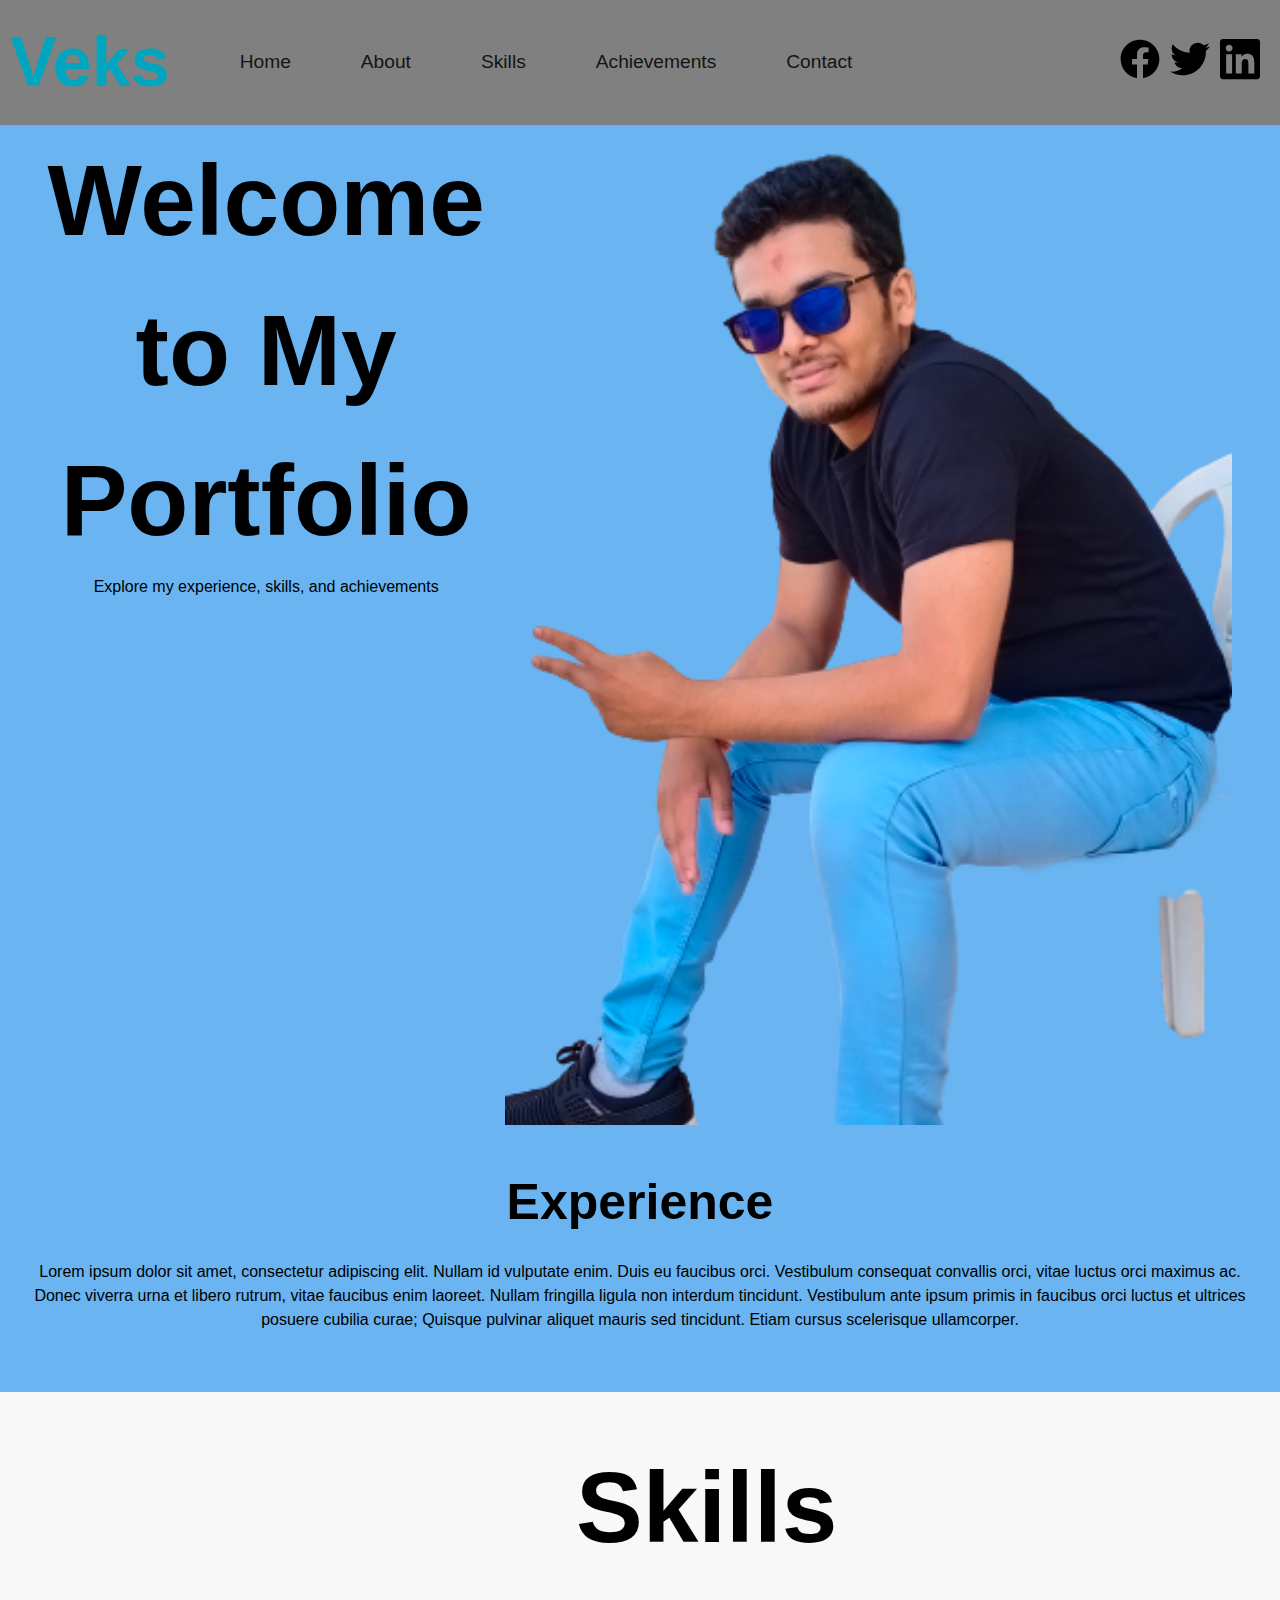
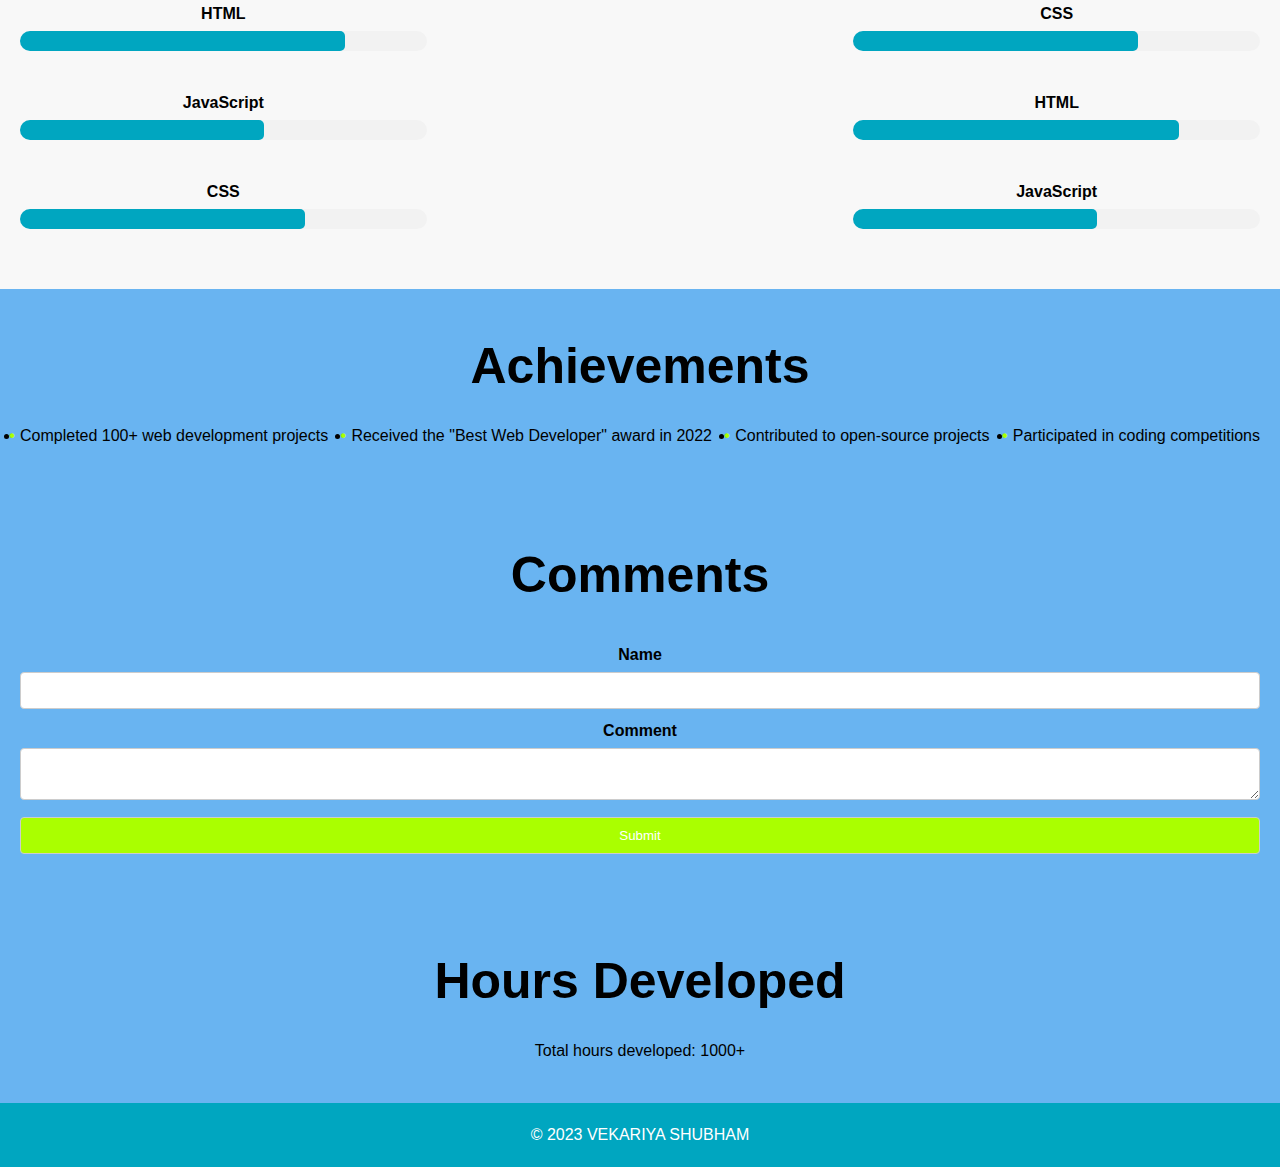
<file: index.html>
<!DOCTYPE html>
<html lang="en">
<head>
  <meta charset="UTF-8">
  <meta name="viewport" content="width=device-width, initial-scale=1.0">
  <title>Personal Portfolio</title>
  <link rel="stylesheet" type="text/css"href="styles.css">
  <script src="/script.js" defer></script>
</head>
<body>
  <header>
    <div class="logo">
      <span class="logo">Veks</span>
    </div>
    <nav>
      <ul class="nav-links">
        <li><a href="index.html">Home</a></li>
        <li><a href="ABOUT.HTML">About</a></li>
        <li><a href="skills.html">Skills</a></li>
        <li><a href="achievements.html">Achievements</a></li>
        <li><a href="contact.html">Contact</a></li>
      </ul>
    </nav>
    <div class="social-media">
      <a href="#"><img src="facebook.svg" alt="Facebook"></a>
      <a href="#"><img src="twitter.svg" alt="Twitter"></a>
      <a href="#"><img src="linkedin.svg" alt="LinkedIn"></a>
    </div>
  </header>

  <section id="home" class="home-section">
    <div class="container">
      <div class="header">
        <div class="content">
          <h1 class="welcome-text">Welcome to My Portfolio</h1>
          <p>Explore my experience, skills, and achievements</p>
        </div>
        <div class="background-image"></div>
      </div>
    </div>
  </section>
  

  <section id="experience" class="experience-section">
    <div class="container">
      <h2>Experience</h2>
      <p>Lorem ipsum dolor sit amet, consectetur adipiscing elit. Nullam id vulputate enim. Duis eu faucibus orci.
        Vestibulum consequat convallis orci, vitae luctus orci maximus ac. Donec viverra urna et libero rutrum, vitae
        faucibus enim laoreet. Nullam fringilla ligula non interdum tincidunt. Vestibulum ante ipsum primis in faucibus
        orci luctus et ultrices posuere cubilia curae; Quisque pulvinar aliquet mauris sed tincidunt. Etiam cursus
        scelerisque ullamcorper.</p>
    </div>
  </section>
  
<section class="sk">
  <div class="skills-main">
    <h1>Skills</h1>
  </div>

  <div class="skills">
    <div class="skill">
      <div class="skill-name">HTML</div>
      <div class="progress-bar">
        <div class="progress progress-html" style="width: 80%;"></div>
      </div>
    </div>
    <div class="skill">
      <div class="skill-name">CSS</div>
      <div class="progress-bar">
        <div class="progress progress-css" style="width: 70%;"></div>
      </div>
    </div>
    <div class="skill">
      <div class="skill-name">JavaScript</div>
      <div class="progress-bar">
        <div class="progress progress-js" style="width: 60%;"></div>
      </div>
    </div>
  </div>
</section>



  <section id="achievements" class="achievements-section">
    <div class="container">
      <h2>Achievements</h2>
      <ul>
        <li>Completed 100+ web development projects</li>
        <li>Received the "Best Web Developer" award in 2022</li>
        <li>Contributed to open-source projects</li>
        <li>Participated in coding competitions</li>
      </ul>
    </div>
  </section>

  <section id="comments" class="comments-section">
    <div class="container">
      <h2>Comments</h2>
      <div id="commentsContainer"></div>
      <form id="commentForm">
        <div class="form-group">
          <label for="name">Name</label>
          <input type="text" id="name" required>
        </div>
        <div class="form-group">
          <label for="comment">Comment</label>
          <textarea id="comment" required></textarea>
        </div>
        <div class="form-group">
          <input type="submit" value="Submit">
        </div>
      </form>
    </div>
  </section>

  <section id="hours-developed" class="hours-developed-section">
    <div class="container">
      <h2>Hours Developed</h2>
      <div id="hoursDisplay"></div>
    </div>
  </section>

  <footer>
    <p>&copy; 2023 VEKARIYA SHUBHAM</p>
  </footer>
</body>
</html>
</file>
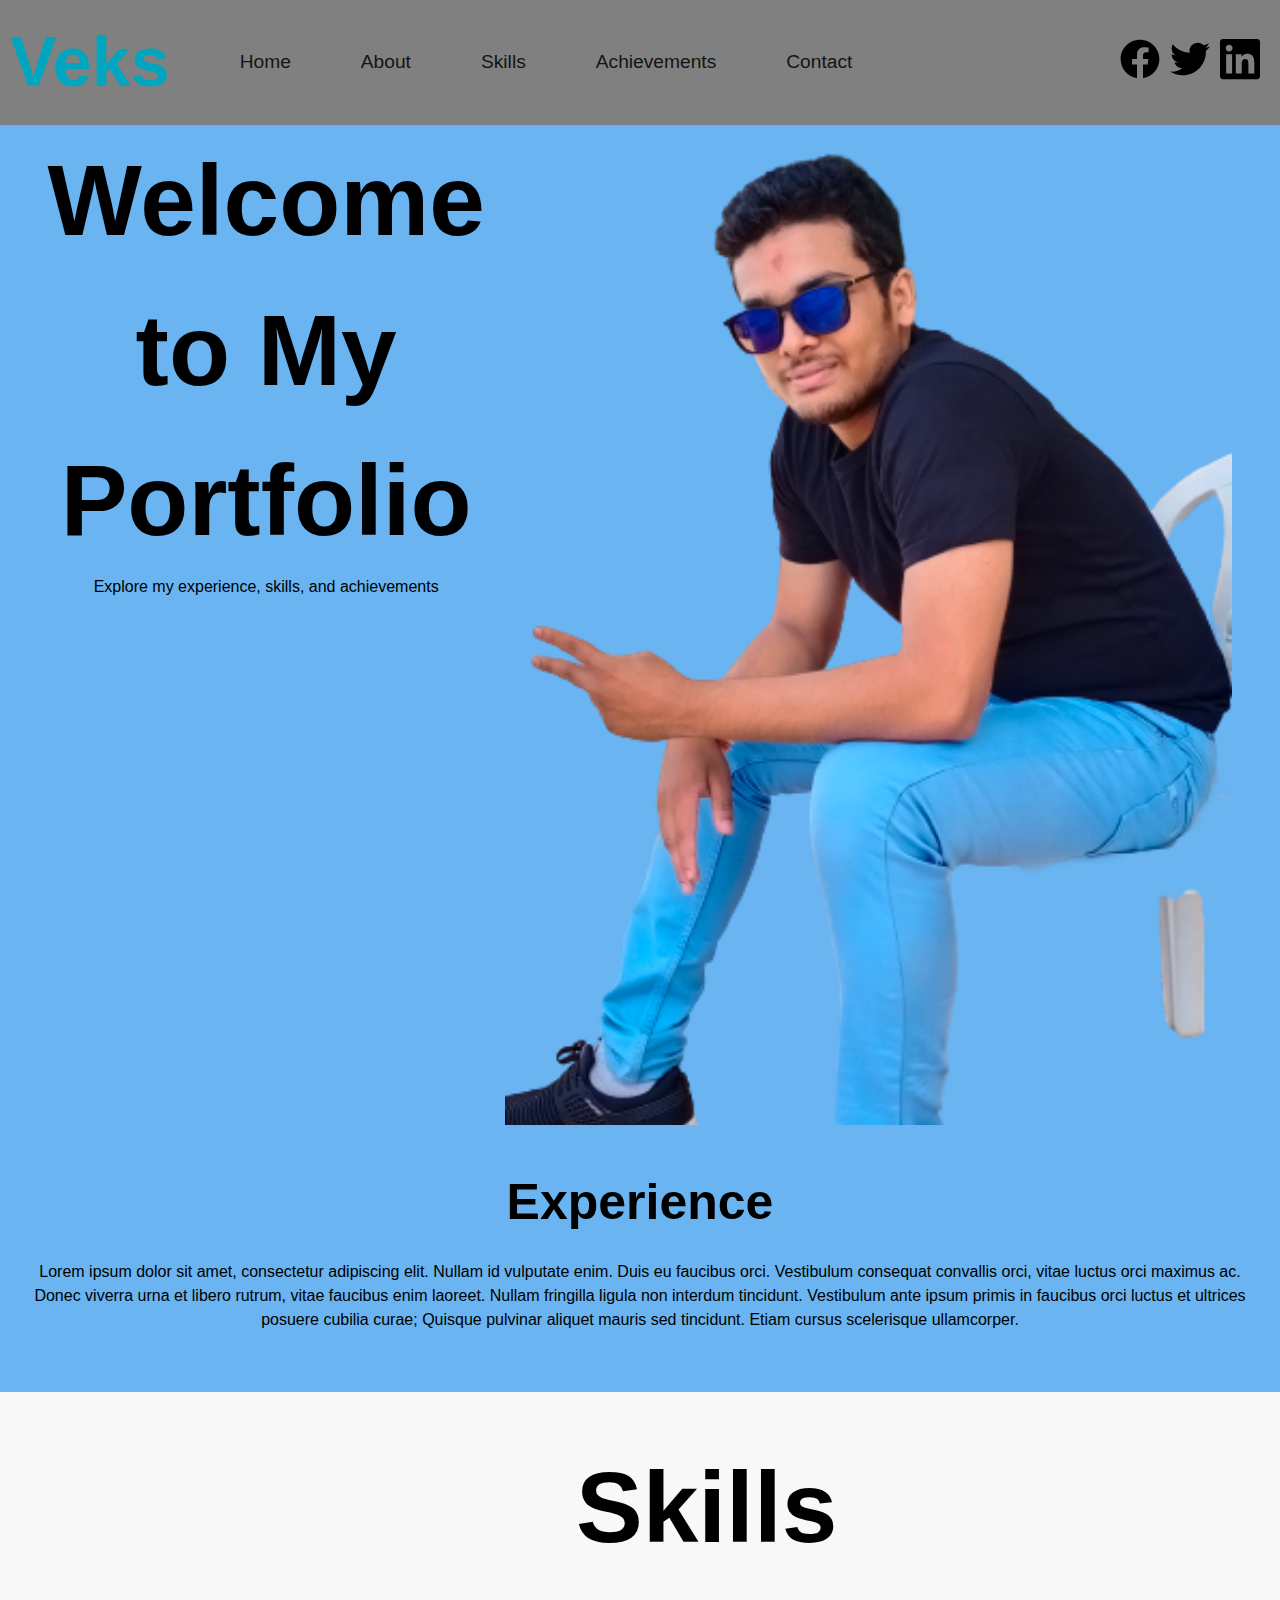
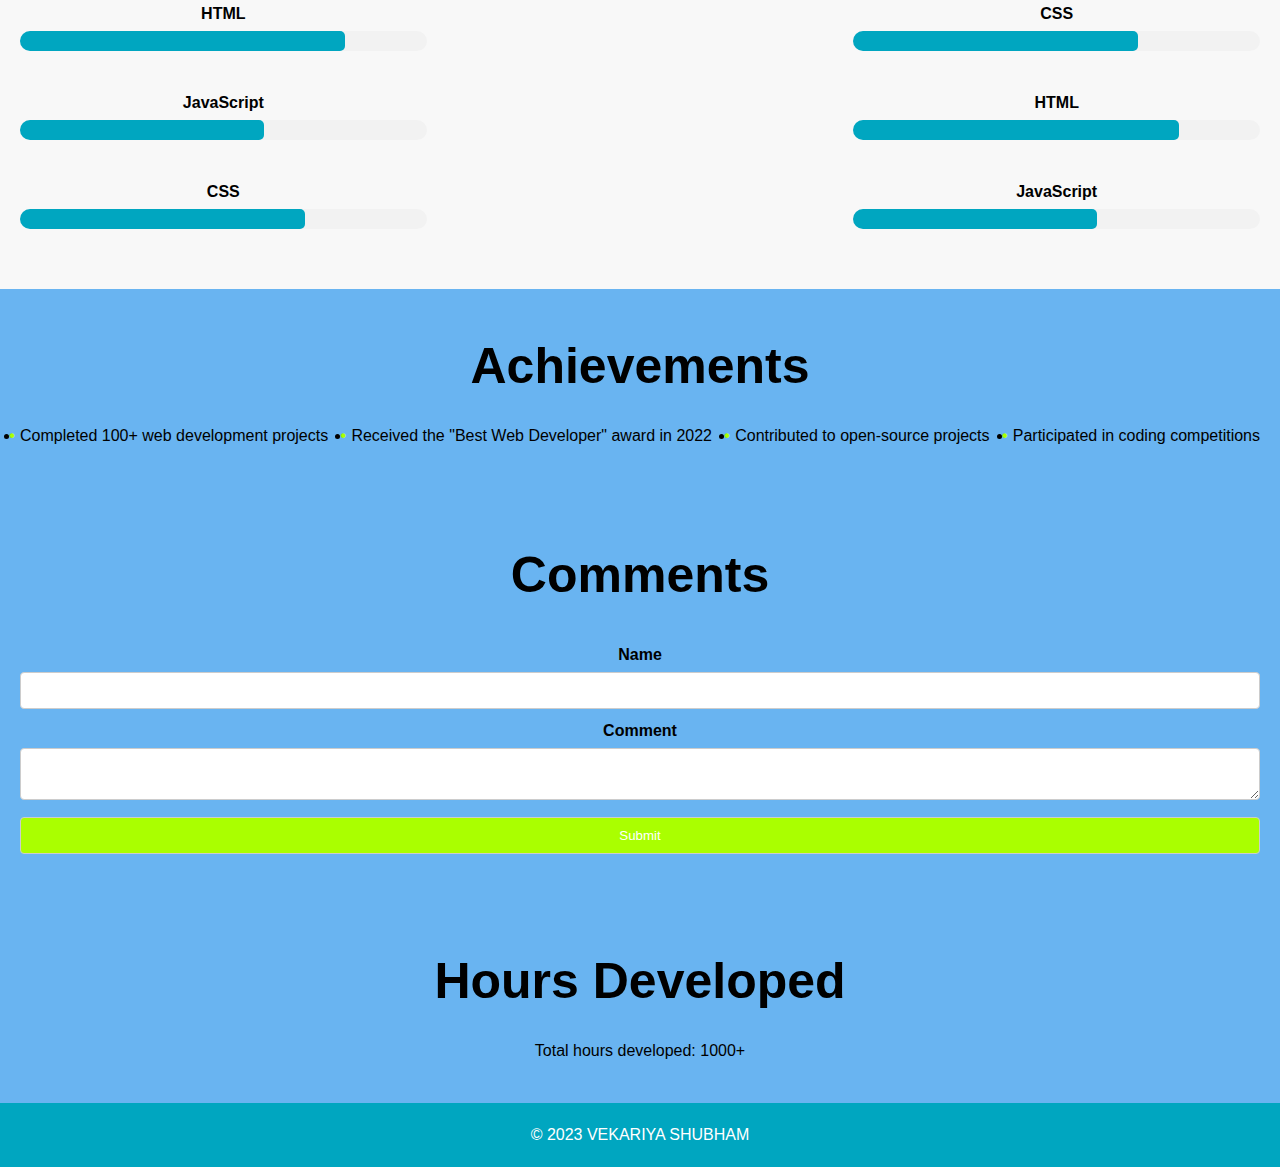
<file: Home Website/index.html>
<!DOCTYPE html>
<html lang="en">
<head>
  <meta charset="UTF-8">
  <meta name="viewport" content="width=device-width, initial-scale=1.0">
  <title>Personal Portfolio</title>
  <link rel="stylesheet" href="/css/styles.css">
  <script src="/script.js" defer></script>
</head>
<body>
  <header>
    <div class="logo">
      <span class="logo">Veks</span>
    </div>
    <nav>
      <ul class="nav-links">
        <li><a href="index.html">Home</a></li>
        <li><a href="/PAGES/ABOUT.HTML">About</a></li>
        <li><a href="/PAGES/skills.html">Skills</a></li>
        <li><a href="/PAGES/achievements.html">Achievements</a></li>
        <li><a href="/PAGES/contact.html">Contact</a></li>
      </ul>
    </nav>
    <div class="social-media">
      <a href="#"><img src="/images/facebook.svg" alt="Facebook"></a>
      <a href="#"><img src="/images/twitter.svg" alt="Twitter"></a>
      <a href="#"><img src="/images/linkedin.svg" alt="LinkedIn"></a>
    </div>
  </header>

  <section id="home" class="home-section">
    <div class="container">
      <div class="header">
        <div class="content">
          <h1 class="welcome-text">Welcome to My Portfolio</h1>
          <p>Explore my experience, skills, and achievements</p>
        </div>
        <div class="background-image"></div>
      </div>
    </div>
  </section>
  

  <section id="experience" class="experience-section">
    <div class="container">
      <h2>Experience</h2>
      <p>Lorem ipsum dolor sit amet, consectetur adipiscing elit. Nullam id vulputate enim. Duis eu faucibus orci.
        Vestibulum consequat convallis orci, vitae luctus orci maximus ac. Donec viverra urna et libero rutrum, vitae
        faucibus enim laoreet. Nullam fringilla ligula non interdum tincidunt. Vestibulum ante ipsum primis in faucibus
        orci luctus et ultrices posuere cubilia curae; Quisque pulvinar aliquet mauris sed tincidunt. Etiam cursus
        scelerisque ullamcorper.</p>
    </div>
  </section>
  
<section class="sk">
  <div class="skills-main">
    <h1>Skills</h1>
  </div>

  <div class="skills">
    <div class="skill">
      <div class="skill-name">HTML</div>
      <div class="progress-bar">
        <div class="progress progress-html" style="width: 80%;"></div>
      </div>
    </div>
    <div class="skill">
      <div class="skill-name">CSS</div>
      <div class="progress-bar">
        <div class="progress progress-css" style="width: 70%;"></div>
      </div>
    </div>
    <div class="skill">
      <div class="skill-name">JavaScript</div>
      <div class="progress-bar">
        <div class="progress progress-js" style="width: 60%;"></div>
      </div>
    </div>
  </div>
</section>



  <section id="achievements" class="achievements-section">
    <div class="container">
      <h2>Achievements</h2>
      <ul>
        <li>Completed 100+ web development projects</li>
        <li>Received the "Best Web Developer" award in 2022</li>
        <li>Contributed to open-source projects</li>
        <li>Participated in coding competitions</li>
      </ul>
    </div>
  </section>

  <section id="comments" class="comments-section">
    <div class="container">
      <h2>Comments</h2>
      <div id="commentsContainer"></div>
      <form id="commentForm">
        <div class="form-group">
          <label for="name">Name</label>
          <input type="text" id="name" required>
        </div>
        <div class="form-group">
          <label for="comment">Comment</label>
          <textarea id="comment" required></textarea>
        </div>
        <div class="form-group">
          <input type="submit" value="Submit">
        </div>
      </form>
    </div>
  </section>

  <section id="hours-developed" class="hours-developed-section">
    <div class="container">
      <h2>Hours Developed</h2>
      <div id="hoursDisplay"></div>
    </div>
  </section>

  <footer>
    <p>&copy; 2023 VEKARIYA SHUBHAM</p>
  </footer>
</body>
</html>
</file>
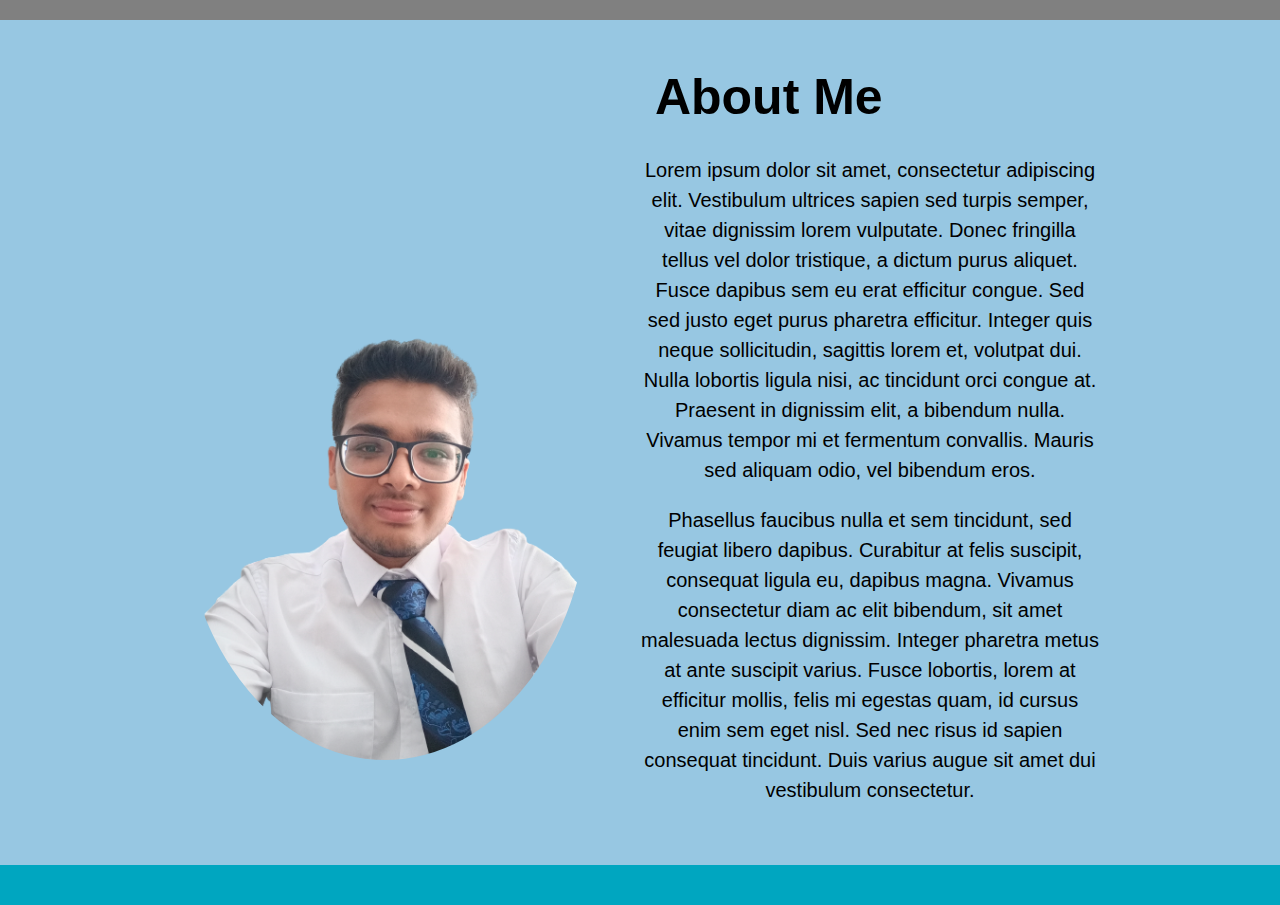
<file: ABOUT.HTML>
<!DOCTYPE html>
<html lang="en">

<head>
  <meta charset="UTF-8">
  <meta name="viewport" content="width=device-width, initial-scale=1.0">
  <title>About</title>
  <link rel="stylesheet" href="css/styles.css">
  <link rel="stylesheet" href="/css/about.css">
</head>

<body>
  <header>
    <!-- Header content here -->
  </header>

  <section id="about" class="about-section">
    <div class="container">
      <h2>About Me</h2>
      <div class="about-content">
        <div class="image-container">
          <img src="../images/my pic.png" alt="Profile Image" class="profile-image">
        </div>
        <div class="text-container">
          <p>
            Lorem ipsum dolor sit amet, consectetur adipiscing elit. Vestibulum ultrices sapien sed turpis semper,
            vitae dignissim lorem vulputate. Donec fringilla tellus vel dolor tristique, a dictum purus aliquet.
            Fusce dapibus sem eu erat efficitur congue. Sed sed justo eget purus pharetra efficitur. Integer quis
            neque sollicitudin, sagittis lorem et, volutpat dui. Nulla lobortis ligula nisi, ac tincidunt orci
            congue at. Praesent in dignissim elit, a bibendum nulla. Vivamus tempor mi et fermentum convallis.
            Mauris sed aliquam odio, vel bibendum eros.
          </p>
          <p>
            Phasellus faucibus nulla et sem tincidunt, sed feugiat libero dapibus. Curabitur at felis suscipit,
            consequat ligula eu, dapibus magna. Vivamus consectetur diam ac elit bibendum, sit amet malesuada
            lectus dignissim. Integer pharetra metus at ante suscipit varius. Fusce lobortis, lorem at efficitur
            mollis, felis mi egestas quam, id cursus enim sem eget nisl. Sed nec risus id sapien consequat
            tincidunt. Duis varius augue sit amet dui vestibulum consectetur.
          </p>
        </div>
      </div>
    </div>
  </section>

  <footer>
    <!-- Footer content here -->
  </footer>
</body>

</html>
</file>
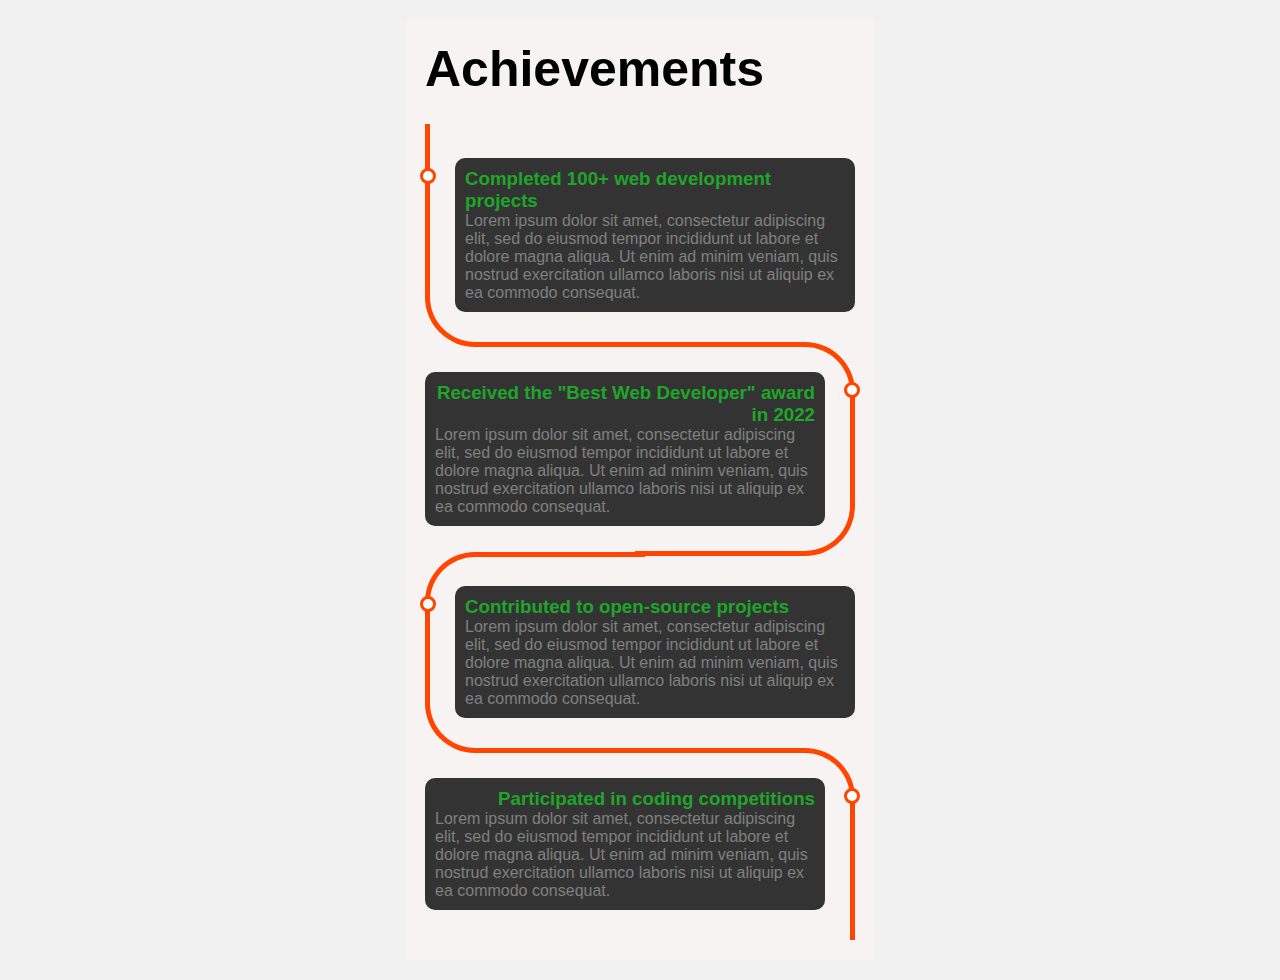
<file: achievements.html>
<!DOCTYPE html>
<html lang="en">

<head>
  <meta charset="UTF-8">
  <meta name="viewport" content="width=device-width, initial-scale=1.0">
  <title>Achievements</title>
  <link rel="stylesheet" href="../css/achievements.css">
</head>

<body>
 
  <div class="timeline">
    <div class="header">
      <h1>Achievements</h1>
    </div>
    <div class="outer">
      <div class="card">
        <div class="info">
          <h3 class="title">Completed 100+ web development projects</h3>
          <p>Lorem ipsum dolor sit amet, consectetur adipiscing elit, sed do eiusmod tempor incididunt ut labore et dolore magna aliqua. Ut enim ad minim veniam, quis nostrud exercitation ullamco laboris nisi ut aliquip ex ea commodo consequat. </p>
        </div>
      </div>
      <div class="card">
        <div class="info">
          <h3 class="title">Received the "Best Web Developer" award in 2022</h3>
          <p>Lorem ipsum dolor sit amet, consectetur adipiscing elit, sed do eiusmod tempor incididunt ut labore et dolore magna aliqua. Ut enim ad minim veniam, quis nostrud exercitation ullamco laboris nisi ut aliquip ex ea commodo consequat. </p>
        </div>
      </div>
      <div class="card">
        <div class="info">
          <h3 class="title">Contributed to open-source projects</h3>
          <p>Lorem ipsum dolor sit amet, consectetur adipiscing elit, sed do eiusmod tempor incididunt ut labore et dolore magna aliqua. Ut enim ad minim veniam, quis nostrud exercitation ullamco laboris nisi ut aliquip ex ea commodo consequat. </p>
        </div>
      </div>
      <div class="card">
        <div class="info">
          <h3 class="title">Participated in coding competitions</h3>
          <p>Lorem ipsum dolor sit amet, consectetur adipiscing elit, sed do eiusmod tempor incididunt ut labore et dolore magna aliqua. Ut enim ad minim veniam, quis nostrud exercitation ullamco laboris nisi ut aliquip ex ea commodo consequat. </p>
        </div>
      </div>
      
    </div>
  </div>

  

</body>

</html>
</file>
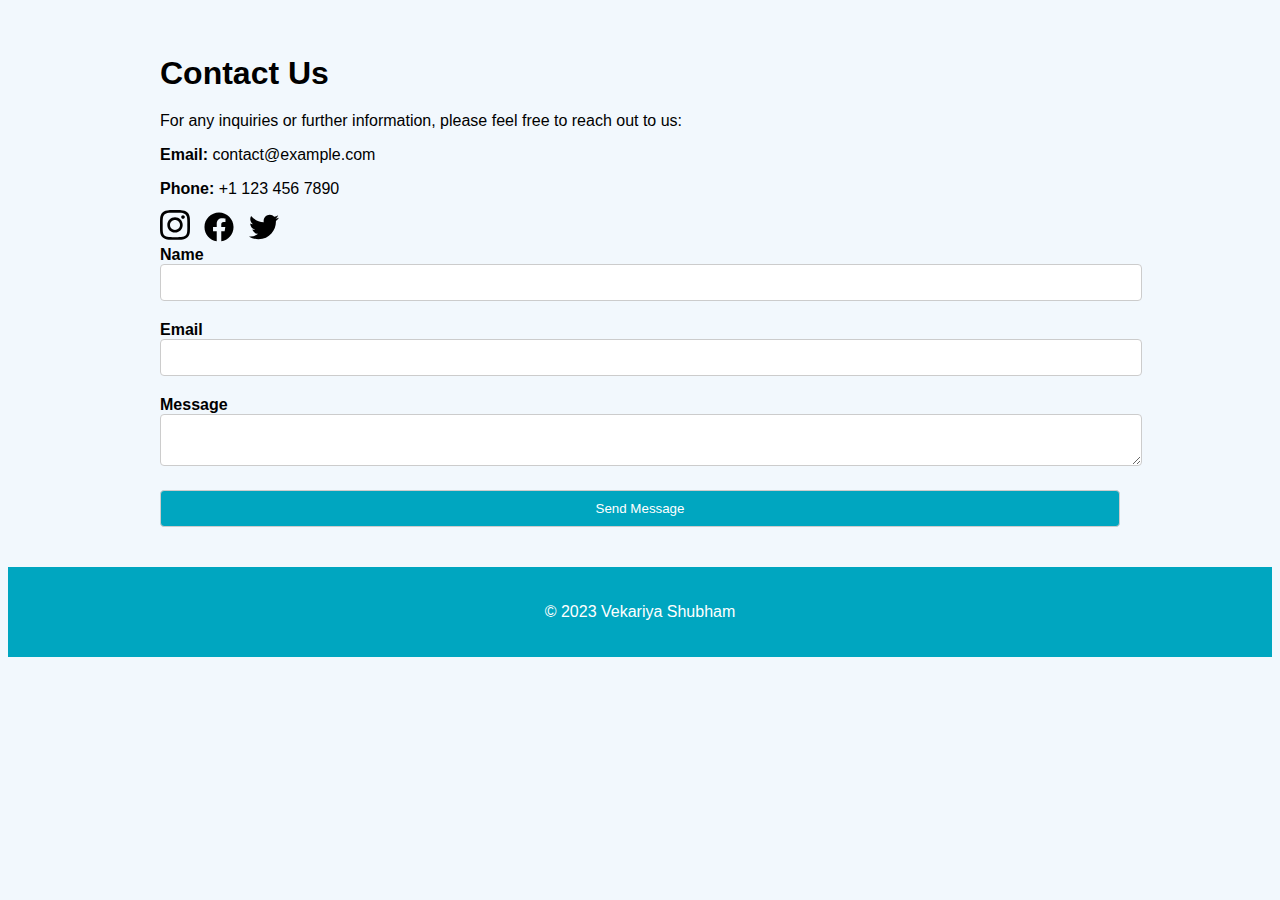
<file: contact.html>
<!DOCTYPE html>
<html lang="en">

<head>
  <meta charset="UTF-8">
  <meta name="viewport" content="width=device-width, initial-scale=1.0">
  <title>Contact Us</title>
  <link rel="stylesheet" href="../css/contact.css">
</head>

<body>
  <section class="contact-section">
    <div class="container">
      <h2>Contact Us</h2>
      <p>For any inquiries or further information, please feel free to reach out to us:</p>
      <p><strong>Email:</strong> contact@example.com</p>
      <p><strong>Phone:</strong> +1 123 456 7890</p>
      <div class="social-media">
        <a href="https://www.instagram.com/example"><img src="../images/instagram.svg" alt="Instagram"></a>
        <a href="https://www.facebook.com/example"><img src="../images/facebook.svg" alt="Facebook"></a>
        <a href="https://www.twitter.com/example"><img src="../images/twitter.svg" alt="Twitter"></a>
      </div>
      <form class="contact-form">
        <div class="form-group">
          <label for="name">Name</label>
          <input type="text" id="name" required>
        </div>
        <div class="form-group">
          <label for="email">Email</label>
          <input type="email" id="email" required>
        </div>
        <div class="form-group">
          <label for="message">Message</label>
          <textarea id="message" required></textarea>
        </div>
        <div class="form-group">
          <input type="submit" value="Send Message">
        </div>
      </form>
    </div>
  </section>
  <footer>
    <p>&copy; 2023 Vekariya Shubham</p>
  </footer>
</body>

</html>
</file>
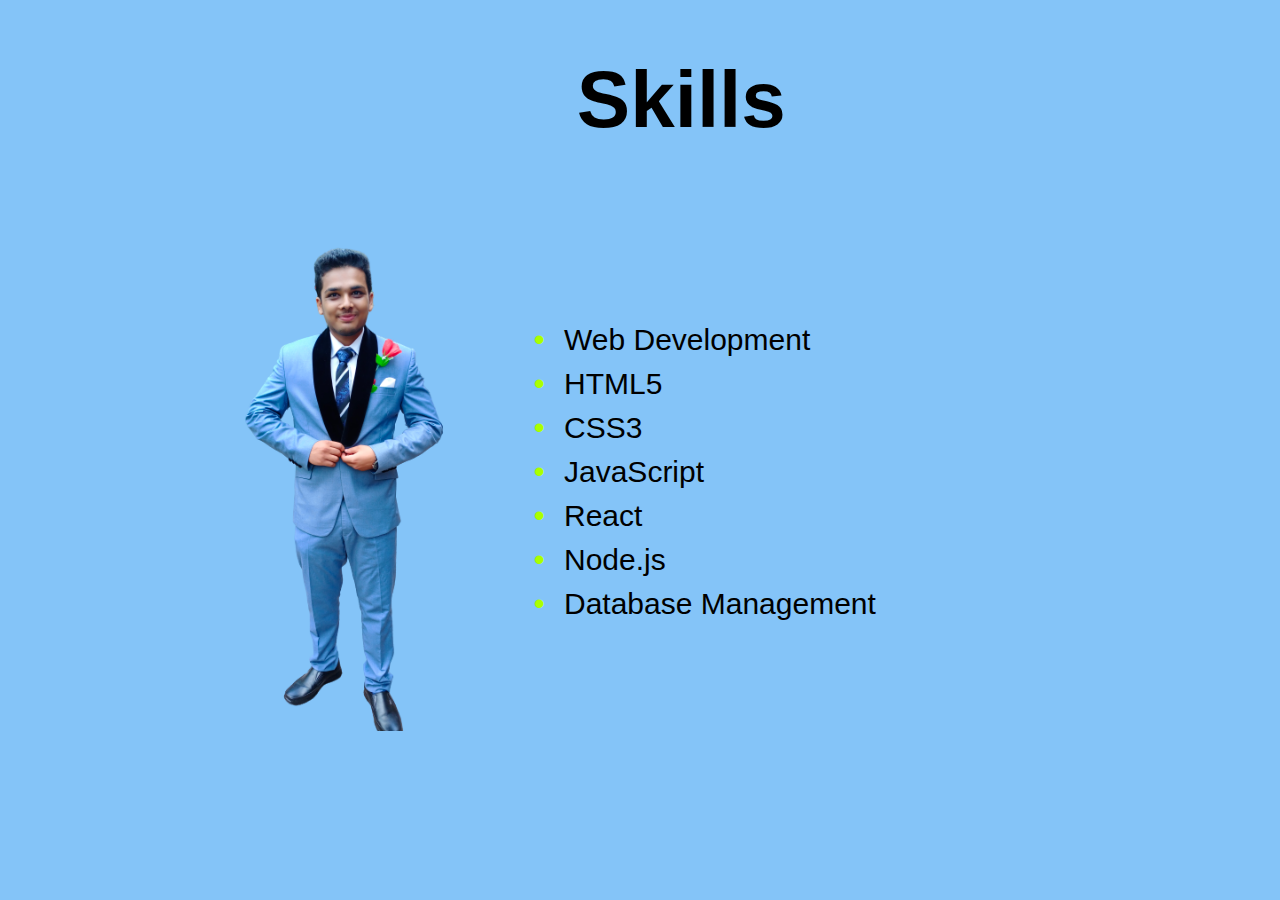
<file: skills.html>
<!DOCTYPE html>
<html lang="en">

<head>
  <meta charset="UTF-8">
  <meta name="viewport" content="width=device-width, initial-scale=1.0">
  <title>Skills</title>
  <link rel="stylesheet" href="../css/skills.css">
</head>

<body>
  <div class="skills-head">
    <h1>Skills</h1>
  </div>
  <section class="skills-section">
    <div class="container">
      <div class="skills-container">
        <div class="image-container">
          <img src="../images/home me.png" alt="Your Image">
        </div>
        <div class="skills-content">
          <ul class="skills-list">
            <li>Web Development</li>
            <li>HTML5</li>
            <li>CSS3</li>
            <li>JavaScript</li>
            <li>React</li>
            <li>Node.js</li>
            <li>Database Management</li>
          </ul>
        </div>
      </div>
    </div>
  </section>
</body>

</html>
</file>
<file: css/about.css>
* {
    box-sizing: border-box;
    margin: 0;
    padding: 0;
  }


.container {
    max-width: 960px;
    margin: 0 auto;
    padding: 0 20px;
  }
  .container h2{
    font-size:50px;
    padding-left:28%;
  }
  .about-section {
    padding: 40px 0;
    background-color: #97c7e2; /* Background color example */
  }
  
  .about-content {
    display: flex;
    justify-content: space-between;
    align-items: center;
    flex-wrap: wrap;
  }
  
  .image-container {
    width: 50%;
    padding-right: 50px;
  }
  
  .profile-image {
    width: 100%;
    height: auto;
    border-radius: 50%;
  }
  
  .text-container {
    width: 50%;
  }
  .text-container p{
    font-size: 20px;
  }
  @media (max-width: 768px) {
    .about-content {
      flex-direction: column;
    }
  
    .image-container,
    .text-container {
      width: 100%;
      margin-bottom: 20px;
    }
  }
</file>
<file: css/achievements.css>
body {
    font-family: Arial, sans-serif;
    background-color: #f2f8fd;
  }
  :root {
    --primary-color: #f7f3f3;
    --background-color: #f1f1f1;
    --font: sans-serif;
  }
  
  * {
    margin: 0;
    padding: 0;
  }
  
  body {
    background: var(--background-color);
    font-family: var(--font);
    display: flex;
    justify-content: center;
  }
  .header h1{
    font-size:50px;
    margin-left:0%;
    padding-bottom:30px;
  }
  
  /* Timeline Container */
  .timeline {
    background: var(--primary-color);
    margin: 20px auto;
    padding: 20px;
  }
  
  /* Card container */
  .card {
    position: relative;
    max-width: 400px;
  }
  
  /* setting padding based on even or odd */
  .card:nth-child(odd) {
    padding: 30px 0 30px 30px;
  }
  .card:nth-child(even) {
    padding: 30px 30px 30px 0;
  }
  /* Global ::before */
  .card::before {
    content: "";
    position: absolute;
    width: 50%;
    border: solid orangered;
  }
  
  /* Setting the border of top, bottom, left */
  .card:nth-child(odd)::before {
    left: 0px;
    top: -4.5px;
    bottom: -4.5px;
    border-width: 5px 0 5px 5px;
    border-radius: 50px 0 0 50px;
  }
  
  /* Setting the border of top, bottom, right */
  .card:nth-child(even)::before {
    right: 0;
    top: 0;
    bottom: 0;
    border-width: 5px 5px 5px 0;
    border-radius: 0 50px 50px 0;
  }
  
  /* Removing the border if it is the first card */
  .card:first-child::before {
    border-top: 0;
    border-top-left-radius: 0;
  }
  
  /* Removing the border if it is the last card  and it's odd */
  .card:last-child:nth-child(odd)::before {
    border-bottom: 0;
    border-bottom-left-radius: 0;
  }
  
  /* Removing the border if it is the last card  and it's even */
  .card:last-child:nth-child(even)::before {
    border-bottom: 0;
    border-bottom-right-radius: 0;
  }
  
  /* Information about the timeline */
  .info {
    display: flex;
    flex-direction: column;
    background: #333;
    color: gray;
    border-radius: 10px;
    padding: 10px;
  }
  
  /* Title of the card */
  .title {
    color: rgb(31, 165, 42);
    position: relative;
  }
  
  /* Timeline dot  */
  .title::before {
    content: "";
    position: absolute;
    width: 10px;
    height: 10px;
    background: white;
    border-radius: 999px;
    border: 3px solid orangered;
  }
  
  /* text right if the card is even  */
  .card:nth-child(even) > .info > .title {
    text-align: right;
  }
  
  /* setting dot to the left if the card is odd */
  .card:nth-child(odd) > .info > .title::before {
    left: -45px;
  }
  
  /* setting dot to the right if the card is odd */
  .card:nth-child(even) > .info > .title::before {
    right: -45px;
  }
  
  .container {
    max-width: 960px;
    margin: 0 auto;
    padding: 20px;
  }
  
  .achievements-section h2 {
    font-size: 32px;
    font-weight: bold;
    margin-bottom: 20px;
  }
  
  .achievements-list {
    list-style-type: none;
    padding: 0;
    margin: 0;
  }
  
  .achievements-list li {
    margin-bottom: 10px;
  }
  
  .achievements-list li:before {
    content: "\2022";
    color: #aaff00;
    font-weight: bold;
    display: inline-block;
    width: 1em;
    margin-left: -1em;
  }
  
  footer {
    background-color: #00a6c0;
    color: #fff;
    padding: 20px;
    text-align: center;
  }
  @media only screen and (min-width: 768px) {
    .outer {
      justify-content: flex-start;
    }
    
    .card {
      flex-basis: calc(50% - 40px);
    }
  }
</file>
<file: css/contact.css>
body {
    font-family: Arial, sans-serif;
    background-color: #f2f8fd;
  }
  
  .container {
    max-width: 960px;
    margin: 0 auto;
    padding: 20px;
  }
  
  .contact-section h2 {
    font-size: 32px;
    font-weight: bold;
    margin-bottom: 20px;
  }
  
  .contact-section p {
    margin-bottom: 10px;
  }
  
  .contact-form {
    display: flex;
    flex-direction: column;
  }
  
  .form-group {
    margin-bottom: 20px;
  }
  
  label {
    font-weight: bold;
    margin-bottom: 5px;
  }
  
  input,
  textarea {
    width: 100%;
    padding: 10px;
    border: 1px solid #ccc;
    border-radius: 4px;
  }
  
  input[type="submit"] {
    background-color: #00a6c0;
    color: #fff;
    cursor: pointer;
  }
  
  input[type="submit"]:hover {
    background-color: #00829e;
  }
  
  .social-media a {
    display: inline-block;
    margin-right: 10px;
  }
  
  .social-media img {
    width: 30px;
    height: auto;
  }
  
  footer {
    background-color: #00a6c0;
    color: #fff;
    padding: 20px;
    text-align: center;
  }
</file>
<file: css/skills.css>
body {
    font-family: Arial, sans-serif;
    background-color: #84c4f8;

  }

  .skills-head h1{
    font-size:80px;
    margin-left:45%;
  }
  
  .container {
    max-width: 960px;
    margin: 0 auto;
    padding: 20px;
  }
  
  .skills-section h2 {
    font-size: 32px;
    font-weight: bold;
    margin-bottom: 20px;
  }
  
  .skills-container {
    display: flex;
    align-items: center;
  }
  
  .image-container {
    flex: 0 0 40%;
    padding-right: 20px;
  }
  
  .image-container img {
    max-width: 100%;
    height: auto;
  }
  
  .skills-content {
    flex: 1;
    font-size: 25px;
  }
  .skills-content h2{
    font-size: 50px;
  }
  .skills-list {
    list-style-type: none;
    padding: 0;
    margin: 0;
  }
  
  .skills-list li {
    margin-bottom: 10px;
    font-size: 30px;
  }
  
  .skills-list li:before {
    content: "\2022";
    color: #aaff00;
    font-weight: bold;
    display: inline-block;
    width: 1em;
    margin-left: -1em;
  }
  
  footer {
    background-color: #00a6c0;
    color: #fff;
    padding: 20px;
    text-align: center;
  }
  @media only screen and (min-width: 768px) {
    .about-content {
      flex-direction: row;
      align-items: center;
    }
  
    .text-container {
      margin-left: 40px;
    }
  }
</file>
<file: styles.css>
/* Reset styles */
* {
  box-sizing: border-box;
  margin: 0;
  padding: 0;
}

body {
  font-family: 'Arial', sans-serif;
  font-size: 16px;
  line-height: 1.5;
  color: black;
  background-color: #69b4f1;
}

/* Header */
header {
  background-color: grey;
  color: #fff;
  padding: 10px;
  display: flex;
  justify-content: space-between;
  align-items: center;
}

.logo {
  font-size: 70px;
  font-weight: bold;
  color: #00a6c0;
}

.nav-links {
  list-style-type: none;
  display: flex;
  justify-content: flex-end;
  align-items: center;
  margin-left: 0px;
  padding: 0;
}

.nav-links li {
  margin-left: 100px;
  padding-left:50px;
}

.nav-links a {
  color: #141414;
  text-decoration: none;
  transition: color 0.3s ease;
  font-size: larger;
}

.nav-links a:hover {
  color: #c94714;
}

.social-media {
  display: flex;
  justify-content: center;
  align-items: center;
}

.social-media a {
  display: inline-block;
  margin-right: 10px; /* Adjust the spacing between icons */
}

.social-media img {
  width: 40px; /* Adjust the width of the icons */
  height: auto; /* Adjust the height proportionally */
}

/* Home Section */
.home-section {
  display: flex;
  align-items: center;
}

.header {
  display: flex;
  justify-content: space-between;
}

.content {
  flex: 1;
  padding-right: 20px;
  font-size: 50px;
  padding-top:0px;
}

.background-image {
  width: 100%; /* Adjust the width as needed */
  height: 1000px; /* Adjust the height as needed */
  background-image: url('chair.png'); /* Replace with the path to your image */
  background-size: cover;
  background-position:left;
  padding-right:10%;
}



/* Other Sections */
.container {
  max-width: 960px;
  margin: 0 auto;
  padding: 0 20px;
}

.container h2 {
  font-size: 50px;
  font-weight: bold;
  margin-bottom: 20px;
}

.container p {
  font-size: 16px;
  margin-bottom: 20px;
}
.sk {
  background-color: #f8f8f8;
  padding: 40px 0;
}

.skills {
  display: flex;
  flex-wrap: wrap;
  justify-content: center;
}
.skills-main{
  font-size:50px;
  padding-left:45%;
}

.skill {
  width: 200px;
  margin: 20px;
  text-align: center;
}

.skill-name {
  font-weight: bold;
  margin-bottom: 10px;
}

.progress-bar {
  background-color: #da1717;
  height: 10px;
  border-radius: 5px;
}

.progress {
  background-color: #14fc14;
  height: 100%;
  border-radius: 5px;
}

.container {
  max-width: 960px;
  margin: 0 auto;
  padding: 0 20px;
}

/* Additional styling for other sections */

.experience-section,
.achievements-section,
.comments-section,
.hours-developed-section {
  padding: 40px 0;
}

.experience-section h2,
.achievements-section h2,
.comments-section h2,
.hours-developed-section h2 {
  margin-bottom: 20px;
}

.container {
  text-align: center;
}

footer {
  background-color: #333;
  color: #fff;
  padding: 20px 0;
  text-align: center;
}


.skills-section ul,
.achievements-section ul {
  display: flex;
  flex-wrap: wrap;
  justify-content: space-between;
}

.skills-section li,
.achievements-section li {
  margin-bottom: 10px;
}

.skills-section li:before,
.achievements-section li:before {
  content: "\2022";
  color: #aaff00;
  font-weight: bold;
  display: inline-block;
  width: 1em;
  margin-left: -1em;
}

.skills-section h2,
.achievements-section h2 {
  margin-bottom: 20px;
}

.skills-section p,
.achievements-section p {
  font-size: 16px;
  margin-bottom: 10px;
}

.progress-bar {
  background-color: #f2f2f2;
  height: 20px;
  border-radius: 10px;
  overflow: hidden;
}

.progress {
  background-color: #00a6c0;
  height: 100%;
  width: 0;
  transition: width 0.5s ease-in-out;
}

.skills-section h2 {
  font-size: 32px;
  font-weight: bold;
  margin-bottom: 20px;
}

.skills {
  display: flex;
  flex-wrap: wrap;
  justify-content: space-between;
}

.skill {
  width: calc(33.33% - 20px);
  margin-bottom: 20px;
}

.skill-name {
  font-weight: bold;
  margin-bottom: 5px;
}

@media screen and (max-width: 768px) {
  .skill {
    width: calc(50% - 20px);
  }
}

@media screen and (max-width: 480px) {
  .skill {
    width: 100%;
  }
}

.comments-section form {
  margin-top: 30px;
}

.comments-section form .form-group {
  margin-bottom: 10px;
}

.comments-section form label {
  display: block;
  font-weight: bold;
  margin-bottom: 5px;
}

.comments-section form input,
.comments-section form textarea {
  width: 100%;
  padding: 10px;
  border: 1px solid #ccc;
  border-radius: 4px;
}

.comments-section form input[type="submit"] {
  background-color: #aaff00;
  color: #fff;
  cursor: pointer;
}

.comments-section form input[type="submit"]:hover {
  background-color: #00cc00;
}

/* Footer */
footer {
  background-color: #00a6c0;
  color: #fff;
  padding: 20px;
  text-align: center;
}

@media (max-width: 768px) {
  .header {
    flex-direction: column;
    align-items: center;
  }
  .content {
    padding-right: 0;
    text-align: center;
  }
  .background-image {
    width: 200px;
    height: 200px;
    margin-top: 20px;
  }
}
/* Mobile Styles */
@media only screen and (max-width: 600px) {
  .nav-links {
    display: none;
    position: absolute;
    top: 100%;
    left: 0;
    width: 100%;
    background-color: #f9f9f9;
    padding: 10px;
    text-align: center;
  }

  .nav-links li {
    display: block;
    margin-bottom: 10px;
  }

  .menu-toggle:checked + .menu-icon:before {
    content: '\2715';
  }

  .menu-toggle:checked ~ .nav-links {
    display: block;
  }
}

/* Desktop Styles */
@media only screen and (min-width: 601px) {
  .nav-links {
    display: flex;
    align-items: center;
  }

  .nav-links li {
    margin-left: 20px;
  }

  .social-media {
    margin-left: auto;
  }
}
.container {
  max-width: 100%;
  padding: 0 20px;
  margin: 0 auto;
}

/* Mobile Styles */
@media only screen and (max-width: 600px) {
  .container {
    padding: 0 10px;
  }

  .skills-section .skills {
    display: flex;
    flex-direction: column;
  }

  .skills-section .skill {
    margin-bottom: 20px;
  }
}

/* Desktop Styles */
@media only screen and (min-width: 601px) {
  .skills-section .skills {
    display: flex;
    flex-wrap: wrap;
    justify-content: space-between;
  }

  .skills-section .skill {
    width: calc(33.33% - 20px);
    margin-bottom: 0;
  }
}
</file>
<file: css/styles.css>
/* Reset styles */
* {
  box-sizing: border-box;
  margin: 0;
  padding: 0;
}

body {
  font-family: 'Arial', sans-serif;
  font-size: 16px;
  line-height: 1.5;
  color: black;
  background-color: #69b4f1;
}

/* Header */
header {
  background-color: grey;
  color: #fff;
  padding: 10px;
  display: flex;
  justify-content: space-between;
  align-items: center;
}

.logo {
  font-size: 70px;
  font-weight: bold;
  color: #00a6c0;
}

.nav-links {
  list-style-type: none;
  display: flex;
  justify-content: flex-end;
  align-items: center;
  margin-left: 0px;
  padding: 0;
}

.nav-links li {
  margin-left: 100px;
  padding-left:50px;
}

.nav-links a {
  color: #141414;
  text-decoration: none;
  transition: color 0.3s ease;
  font-size: larger;
}

.nav-links a:hover {
  color: #c94714;
}

.social-media {
  display: flex;
  justify-content: center;
  align-items: center;
}

.social-media a {
  display: inline-block;
  margin-right: 10px; /* Adjust the spacing between icons */
}

.social-media img {
  width: 40px; /* Adjust the width of the icons */
  height: auto; /* Adjust the height proportionally */
}

/* Home Section */
.home-section {
  display: flex;
  align-items: center;
}

.header {
  display: flex;
  justify-content: space-between;
}

.content {
  flex: 1;
  padding-right: 20px;
  font-size: 50px;
  padding-top:0px;
}

.background-image {
  width: 100%; /* Adjust the width as needed */
  height: 1000px; /* Adjust the height as needed */
  background-image: url('../images/chair.png'); /* Replace with the path to your image */
  background-size: cover;
  background-position:left;
  padding-right:10%;
}



/* Other Sections */
.container {
  max-width: 960px;
  margin: 0 auto;
  padding: 0 20px;
}

.container h2 {
  font-size: 50px;
  font-weight: bold;
  margin-bottom: 20px;
}

.container p {
  font-size: 16px;
  margin-bottom: 20px;
}
.sk {
  background-color: #f8f8f8;
  padding: 40px 0;
}

.skills {
  display: flex;
  flex-wrap: wrap;
  justify-content: center;
}
.skills-main{
  font-size:50px;
  padding-left:45%;
}

.skill {
  width: 200px;
  margin: 20px;
  text-align: center;
}

.skill-name {
  font-weight: bold;
  margin-bottom: 10px;
}

.progress-bar {
  background-color: #da1717;
  height: 10px;
  border-radius: 5px;
}

.progress {
  background-color: #14fc14;
  height: 100%;
  border-radius: 5px;
}

.container {
  max-width: 960px;
  margin: 0 auto;
  padding: 0 20px;
}

/* Additional styling for other sections */

.experience-section,
.achievements-section,
.comments-section,
.hours-developed-section {
  padding: 40px 0;
}

.experience-section h2,
.achievements-section h2,
.comments-section h2,
.hours-developed-section h2 {
  margin-bottom: 20px;
}

.container {
  text-align: center;
}

footer {
  background-color: #333;
  color: #fff;
  padding: 20px 0;
  text-align: center;
}


.skills-section ul,
.achievements-section ul {
  display: flex;
  flex-wrap: wrap;
  justify-content: space-between;
}

.skills-section li,
.achievements-section li {
  margin-bottom: 10px;
}

.skills-section li:before,
.achievements-section li:before {
  content: "\2022";
  color: #aaff00;
  font-weight: bold;
  display: inline-block;
  width: 1em;
  margin-left: -1em;
}

.skills-section h2,
.achievements-section h2 {
  margin-bottom: 20px;
}

.skills-section p,
.achievements-section p {
  font-size: 16px;
  margin-bottom: 10px;
}

.progress-bar {
  background-color: #f2f2f2;
  height: 20px;
  border-radius: 10px;
  overflow: hidden;
}

.progress {
  background-color: #00a6c0;
  height: 100%;
  width: 0;
  transition: width 0.5s ease-in-out;
}

.skills-section h2 {
  font-size: 32px;
  font-weight: bold;
  margin-bottom: 20px;
}

.skills {
  display: flex;
  flex-wrap: wrap;
  justify-content: space-between;
}

.skill {
  width: calc(33.33% - 20px);
  margin-bottom: 20px;
}

.skill-name {
  font-weight: bold;
  margin-bottom: 5px;
}

@media screen and (max-width: 768px) {
  .skill {
    width: calc(50% - 20px);
  }
}

@media screen and (max-width: 480px) {
  .skill {
    width: 100%;
  }
}

.comments-section form {
  margin-top: 30px;
}

.comments-section form .form-group {
  margin-bottom: 10px;
}

.comments-section form label {
  display: block;
  font-weight: bold;
  margin-bottom: 5px;
}

.comments-section form input,
.comments-section form textarea {
  width: 100%;
  padding: 10px;
  border: 1px solid #ccc;
  border-radius: 4px;
}

.comments-section form input[type="submit"] {
  background-color: #aaff00;
  color: #fff;
  cursor: pointer;
}

.comments-section form input[type="submit"]:hover {
  background-color: #00cc00;
}

/* Footer */
footer {
  background-color: #00a6c0;
  color: #fff;
  padding: 20px;
  text-align: center;
}

@media (max-width: 768px) {
  .header {
    flex-direction: column;
    align-items: center;
  }
  .content {
    padding-right: 0;
    text-align: center;
  }
  .background-image {
    width: 200px;
    height: 200px;
    margin-top: 20px;
  }
}
/* Mobile Styles */
@media only screen and (max-width: 600px) {
  .nav-links {
    display: none;
    position: absolute;
    top: 100%;
    left: 0;
    width: 100%;
    background-color: #f9f9f9;
    padding: 10px;
    text-align: center;
  }

  .nav-links li {
    display: block;
    margin-bottom: 10px;
  }

  .menu-toggle:checked + .menu-icon:before {
    content: '\2715';
  }

  .menu-toggle:checked ~ .nav-links {
    display: block;
  }
}

/* Desktop Styles */
@media only screen and (min-width: 601px) {
  .nav-links {
    display: flex;
    align-items: center;
  }

  .nav-links li {
    margin-left: 20px;
  }

  .social-media {
    margin-left: auto;
  }
}
.container {
  max-width: 100%;
  padding: 0 20px;
  margin: 0 auto;
}

/* Mobile Styles */
@media only screen and (max-width: 600px) {
  .container {
    padding: 0 10px;
  }

  .skills-section .skills {
    display: flex;
    flex-direction: column;
  }

  .skills-section .skill {
    margin-bottom: 20px;
  }
}

/* Desktop Styles */
@media only screen and (min-width: 601px) {
  .skills-section .skills {
    display: flex;
    flex-wrap: wrap;
    justify-content: space-between;
  }

  .skills-section .skill {
    width: calc(33.33% - 20px);
    margin-bottom: 0;
  }
}
</file>
